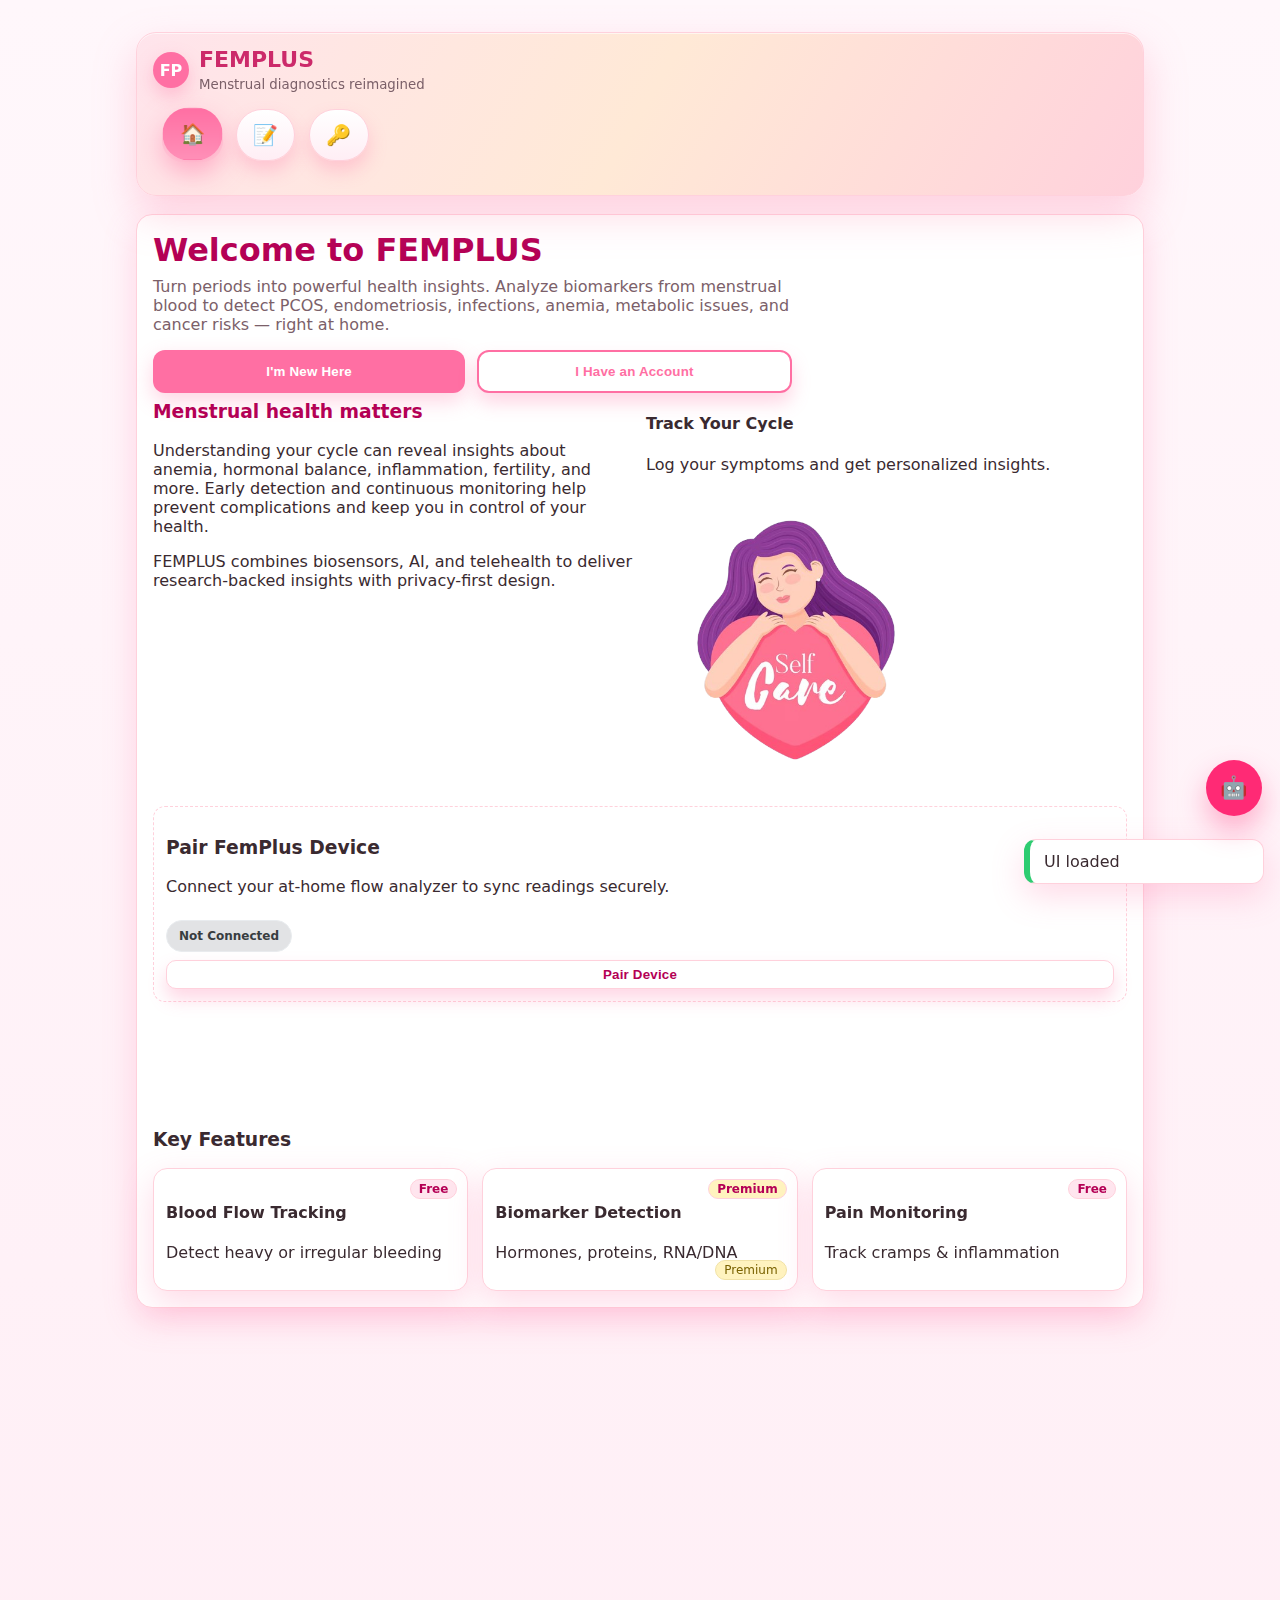
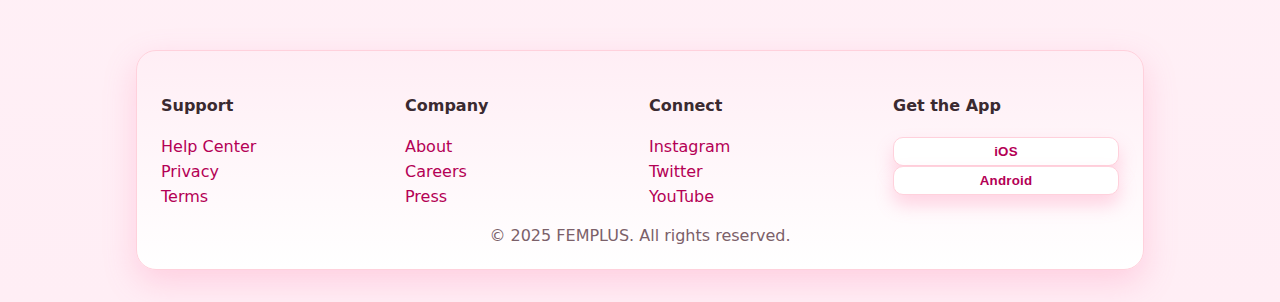
<file: Menstrual_flow/frontend/index.html>
<!DOCTYPE html>
<html lang="en">
  <head>
    <meta charset="UTF-8" />
    <meta name="viewport" content="width=device-width, initial-scale=1.0" />
    <title>FemPlus Frontend</title>
    <link rel="stylesheet" href="styles.css" />
    <style>
      .hidden {
        display: none !important;
      }
    </style>
  </head>
  <body>
    <script src="main.js"></script>
    <div class="container">
      <header class="header">
        <div class="brand">
          <div class="logo">FP</div>
          <div class="name">
            <h1>FEMPLUS</h1>
            <small>Menstrual diagnostics reimagined</small>
          </div>
        </div>

        <nav class="tabbar">
          <button
            class="tab active"
            data-target="home-section"
            data-label="Home"
          >
            🏠
          </button>
          <button class="tab" data-target="signup-section" data-label="SignUp">
            📝
          </button>
          <button class="tab" data-target="login-section" data-label="Login">
            🔑
          </button>
          <button
            class="tab"
            data-target="reading-section"
            data-label="add_readings"
          >
            📊
          </button>
          <button
            class="tab"
            data-target="analysis-section"
            data-label="Analysis"
          >
            📈
          </button>
          <button
            class="tab"
            data-target="health-section"
            data-label="Health & Wellness"
          >
            💚
          </button>
          <button class="tab" data-target="shop-section" data-label="Shop">
            🛒
          </button>
          <button
            class="tab"
            data-target="features-section"
            data-label="Features"
          >
            ⭐
          </button>
          <button class="tab" data-target="labs-section" data-label="Labs">
            🧪
          </button>
          <a class="cta" id="cta-consult">👩‍⚕️</a>
          <span class="tab-indicator" id="tab-indicator"></span>
          <div class="profile hidden" id="profile">
            <button class="profile-btn" id="profile-btn">👤</button>
            <div class="profile-menu" id="profile-menu">
              <a href="#" id="menu-profile">Profile</a>
              <a href="#" id="menu-feedback">Feedback</a>
              <a href="#" id="menu-history">Past Readings</a>
              <a href="#" id="menu-settings">Settings</a>
              <a href="#" id="menu-help">Help</a>
              <a href="#" id="menu-refer">Refer a Friend</a>
              <a href="#" id="menu-support">Support</a>
              <a href="#" id="menu-contact">Contact Us</a>
              <a href="#" id="menu-about">About Us</a>
              <button id="logout-btn">Logout</button>
              <button id="delete-account-btn" class="warn">
                Delete Account Permanently
              </button>
            </div>
          </div>
        </nav>
      </header>

      <div id="profile-backdrop" class="backdrop hidden"></div>
      <aside
        id="profile-drawer"
        class="profile-drawer hidden"
        aria-hidden="true"
      >
        <div class="drawer-header">
          <strong>Account</strong>
          <button id="drawer-close" class="mini" aria-label="Close">×</button>
        </div>
        <nav class="drawer-menu">
          <a href="#" id="d-menu-profile">Profile</a>
          <a href="#" id="d-menu-premium">Become Premium</a>
          <a href="#" id="d-menu-feedback">Feedback</a>
          <a href="#" id="d-menu-history">Past Readings</a>
          <a href="#" id="d-menu-settings">Settings</a>
          <a href="#" id="d-menu-help">Help</a>
          <a href="#" id="d-menu-refer">Refer a Friend</a>
          <a href="#" id="d-menu-support">Support</a>
          <a href="#" id="d-menu-contact">Contact Us</a>
          <a href="#" id="d-menu-about">About Us</a>
          <button id="d-logout-btn">Logout</button>
          <button id="d-delete-account-btn" class="warn">
            Delete Account Permanently
          </button>
        </nav>
      </aside>

      <section id="home-section" class="card view">
        <div id="welcome-section" class="welcome-section">
          <div class="hero">
            <div>
              <h2>Welcome to FEMPLUS</h2>
              <p>
                Turn periods into powerful health insights. Analyze biomarkers
                from menstrual blood to detect PCOS, endometriosis, infections,
                anemia, metabolic issues, and cancer risks — right at home.
              </p>
              <div class="auth-options">
                <button id="btn-new-user" class="primary">I'm New Here</button>
                <button id="btn-existing-user" class="secondary">
                  I Have an Account
                </button>
              </div>
            </div>
          </div>
          <div class="awareness grid two">
            <div>
              <h3>Menstrual health matters</h3>
              <p>
                Understanding your cycle can reveal insights about anemia,
                hormonal balance, inflammation, fertility, and more. Early
                detection and continuous monitoring help prevent complications
                and keep you in control of your health.
              </p>
              <p>
                FEMPLUS combines biosensors, AI, and telehealth to deliver
                research-backed insights with privacy-first design.
              </p>
            </div>
            <div>
              <!-- <div class="illustration"></div> -->
              <div>
                <h4>Track Your Cycle</h4>
                <p>Log your symptoms and get personalized insights.</p>
              </div>
              <img
                src="./image/female.png"
                alt="Menstrual Health Illustration"
                width="300"
              />
            </div>
          </div>
        </div>

        <div id="dashboard-section" class="dashboard-section hidden">
          <div class="hero">
            <div>
              <h2>Welcome back!</h2>
              <p>
                Continue tracking your menstrual health and get personalized
                insights.
              </p>
              <div class="actions">
                <button id="btn-consult">Book Teleconsult</button>
                <button class="ghost" id="btn-see-features">
                  See Features
                </button>
              </div>
            </div>
          </div>
        </div>

        <div class="pair-card">
          <h3>Pair FemPlus Device</h3>
          <p>Connect your at-home flow analyzer to sync readings securely.</p>
          <div class="device-status">Not Connected</div>
          <button id="pair-home-btn" class="mini">Pair Device</button>
        </div>

        <div class="stats">
          <div class="stat">
            <div class="label">Cycle Day</div>
            <div class="value">Day 3</div>
            <small>Next period in 25 days</small>
          </div>
          <div class="stat">
            <div class="label">Flow</div>
            <div class="value warn">Moderate</div>
            <small>Volume: 160 ml</small>
          </div>
          <div class="stat">
            <div class="label">Anemia</div>
            <div class="value ok">Normal</div>
            <small>Hb: 12.6 g/dL</small>
          </div>
        </div>

        <h3 id="features-title">Key Features</h3>
        <div class="features" id="features-home"></div>
      </section>

      <section id="features-section" class="card hidden view">
        <h2>All Features</h2>
        <h3>Free</h3>
        <div class="features" id="features-grid-free"></div>
        <h3>Premium</h3>
        <div class="features" id="features-grid-premium"></div>
      </section>

      <section id="labs-section" class="card hidden view">
        <h2>Book Lab Tests</h2>
        <div class="features" id="labs-grid"></div>
      </section>

      <section id="shop-section" class="card hidden view">
        <h2>Shop Menstrual Essentials</h2>
        <div class="features" id="shop-grid"></div>
      </section>

      <section id="about-section" class="card home-only">
        <h2>About FEMPLUS</h2>
        <p>
          We are building accessible menstrual health diagnostics and care,
          combining biosensors, AI, and telehealth. Our mission is to empower
          people with actionable, privacy-first health insights.
        </p>
        <div class="grid two">
          <div>
            <h3>Contact Us</h3>
            <p>Email: support@femplus.health</p>
            <p>Phone: +91 98765 43210</p>
          </div>
          <div>
            <h3>Locations</h3>
            <p>Bengaluru • Delhi NCR • Mumbai • Pune</p>
          </div>
        </div>
      </section>

      <footer class="footer home-only">
        <div class="footer-cols">
          <div>
            <h4>Support</h4>
            <a href="#">Help Center</a>
            <a href="#">Privacy</a>
            <a href="#">Terms</a>
          </div>
          <div>
            <h4>Company</h4>
            <a href="#">About</a>
            <a href="#">Careers</a>
            <a href="#">Press</a>
          </div>
          <div>
            <h4>Connect</h4>
            <a href="#">Instagram</a>
            <a href="#">Twitter</a>
            <a href="#">YouTube</a>
          </div>
          <div>
            <h4>Get the App</h4>
            <button class="mini">iOS</button>
            <button class="mini">Android</button>
          </div>
        </div>
        <div class="copyright">© 2025 FEMPLUS. All rights reserved.</div>
      </footer>

      <section id="signup-section" class="card hidden view">
        <h2>Create your account</h2>

        <div class="social-login">
          <p class="social-text">Sign up with</p>
          <div class="social-buttons">
            <button class="social-btn google" id="google-signup">
              <span class="social-icon">🔍</span> Google
            </button>
            <button class="social-btn facebook" id="facebook-signup">
              <span class="social-icon">📘</span> Facebook
            </button>
            <button class="social-btn instagram" id="instagram-signup">
              <span class="social-icon">📷</span> Instagram
            </button>
          </div>
          <div class="divider">
            <span>or</span>
          </div>
        </div>

        <form id="signup-form">
          <div class="grid two">
            <input
              id="signup-email"
              type="email"
              placeholder="Email"
              required
            />
            <input
              id="signup-password"
              type="password"
              placeholder="Create password"
              required
            />
            <input
              id="signup-password2"
              type="password"
              placeholder="Confirm password"
              required
            />
          </div>
          <label>
            <input type="checkbox" id="terms-check" required /> I agree to the
            <a href="#" id="open-terms">Terms & Conditions</a>
          </label>
          <div class="actions">
            <button type="submit" id="signup-btn">Sign up with Email</button>
          </div>
        </form>
        <div id="signup-result" class="result"></div>
      </section>

      <section id="login-section" class="card hidden view">
        <h2>Log in</h2>
        <div class="grid two">
          <input id="login-email" type="email" placeholder="email" />
          <input id="login-password" type="password" placeholder="password" />
        </div>
        <button id="login-btn">Login</button>
        <div id="login-result" class="result"></div>
        <p class="muted">
          New user? <a href="#" id="go-signup">Sign up here</a>
        </p>
      </section>

      <section id="reading-section" class="card hidden view">
        <h2>Add Single Reading</h2>
        <div class="source-tabs">
          <button class="source-tab active" data-source="manual">
            Manual Entry
          </button>
          <button class="source-tab" data-source="device">From Device</button>
          <button class="source-tab" data-source="image">From Image</button>
          <button class="source-tab" data-source="gas-sensor">
            Gas Sensor (ThingSpeak)
          </button>
        </div>
        <div id="source-manual">
          <div class="grid two">
            <input id="reading-email" type="email" placeholder="user email" />
            <input
              id="flow-ml"
              type="number"
              step="0.1"
              placeholder="flow_ml"
            />
            <input id="hb" type="number" step="0.1" placeholder="hb" />
            <input id="ph" type="number" step="0.1" placeholder="ph" />
            <input id="crp" type="number" step="0.1" placeholder="crp" />
            <input
              id="hba1c"
              type="number"
              step="0.1"
              placeholder="hba1c_ratio"
            />
            <input
              id="clots"
              type="number"
              step="0.1"
              placeholder="clots_score"
            />
            <input
              id="cycle-id"
              type="text"
              placeholder="cycle_id (optional)"
            />
            <input
              id="fsh"
              type="number"
              step="0.1"
              placeholder="fsh_level (optional)"
            />
            <input
              id="lh"
              type="number"
              step="0.1"
              placeholder="lh_level (optional)"
            />
            <input
              id="amh"
              type="number"
              step="0.1"
              placeholder="amh_level (optional)"
            />
            <input
              id="tsh"
              type="number"
              step="0.1"
              placeholder="tsh_level (optional)"
            />
            <input
              id="prolactin"
              type="number"
              step="0.1"
              placeholder="prolactin_level (optional)"
            />
            <input
              id="esr"
              type="number"
              step="0.1"
              placeholder="ESR (mm/hr)"
            />
            <input
              id="leukocyte_count"
              type="number"
              step="0.1"
              placeholder="Leukocyte Count (/µL)"
            />
            <input
              id="vaginal_ph"
              type="number"
              step="0.1"
              placeholder="Vaginal pH"
            />
            <input
              id="ca125"
              type="number"
              step="0.1"
              placeholder="CA-125 (U/mL)"
            />
            <input
              id="estrogen"
              type="number"
              step="0.1"
              placeholder="Estrogen (pg/mL)"
            />
            <input
              id="progesterone"
              type="number"
              step="0.1"
              placeholder="Progesterone (ng/mL)"
            />
            <input
              id="androgens"
              type="number"
              step="0.1"
              placeholder="Testosterone (ng/dL)"
            />
            <input
              id="blood_glucose"
              type="number"
              step="0.1"
              placeholder="Blood Glucose (mg/dL)"
            />
            <input
              id="wbc_count"
              type="number"
              step="0.1"
              placeholder="WBC Count (/µL)"
            />
            <input
              id="pain_score"
              type="number"
              step="0.1"
              min="0"
              max="10"
              placeholder="Pain Score (0-10)"
            />
            <input
              id="weight_gain"
              type="number"
              step="0.1"
              placeholder="Weight Gain (kg)"
            />
            <input
              id="acne_severity"
              type="number"
              step="0.1"
              min="0"
              max="5"
              placeholder="Acne Severity (0-5)"
            />
            <input
              id="insulin_resistance"
              type="number"
              step="0.1"
              placeholder="HOMA-IR Score"
            />
            <input
              id="fever"
              type="number"
              step="0.1"
              placeholder="Body Temperature (°C)"
            />
            <input
              id="tenderness"
              type="number"
              step="1"
              min="0"
              max="3"
              placeholder="Tenderness Score (0-3)"
            />
            <input
              id="pain_during_intercourse"
              type="number"
              step="1"
              min="0"
              max="1"
              placeholder="Pain during intercourse (0/1)"
            />
            <input
              id="bloating"
              type="number"
              step="1"
              min="0"
              max="1"
              placeholder="Bloating (0/1)"
            />
            <input
              id="weight_loss"
              type="number"
              step="0.1"
              placeholder="Weight Loss (kg)"
            />
            <input
              id="appetite_loss"
              type="number"
              step="1"
              min="0"
              max="1"
              placeholder="Appetite Loss (0/1)"
            />
          </div>
        </div>

        <div id="source-device" class="hidden">
          <div class="pair-card">
            <h3>Pair FemPlus Device</h3>
            <p>Connect and fetch latest sensor readings.</p>
            <div class="device-status">Not Connected</div>
            <button id="pair-reading-btn" class="mini">Pair Device</button>
            <button id="fetch-sensor-btn" class="mini" disabled>
              Fetch Sensor Data
            </button>
          </div>
        </div>

        <div id="source-image" class="hidden">
          <label
            >Upload sample image
            <input id="reading-image" type="file" accept="image/*" />
          </label>
        </div>

        <div id="source-gas-sensor" class="hidden">
          <div class="gas-sensor-card">
            <h3>🌬️ Gas Sensor Data (ThingSpeak)</h3>
            <p>
              Fetch real-time air quality data from your connected gas sensors.
            </p>
            <div class="gas-sensor-controls">
              <button id="fetch-gas-data-btn" class="primary">
                Fetch Latest Gas Data
              </button>
              <button id="add-gas-reading-btn" class="secondary" disabled>
                Add as Reading
              </button>
            </div>
            <div id="gas-sensor-status" class="device-status">
              Not Connected
            </div>
          </div>

          <div id="gas-sensor-display" class="gas-sensor-display hidden">
            <h4>Current Air Quality Data</h4>
            <div class="gas-sensor-grid">
              <div class="gas-sensor-item">
                <span class="gas-label">Air Quality Index</span>
                <span class="gas-value" id="aqi-value">--</span>
                <span class="gas-category" id="aqi-category">--</span>
              </div>
              <div class="gas-sensor-item">
                <span class="gas-label">CO₂ (ppm)</span>
                <span class="gas-value" id="co2-value">--</span>
              </div>
              <div class="gas-sensor-item">
                <span class="gas-label">CO (ppm)</span>
                <span class="gas-value" id="co-value">--</span>
              </div>
              <div class="gas-sensor-item">
                <span class="gas-label">NO₂ (ppb)</span>
                <span class="gas-value" id="no2-value">--</span>
              </div>
              <div class="gas-sensor-item">
                <span class="gas-label">O₃ (ppb)</span>
                <span class="gas-value" id="o3-value">--</span>
              </div>
              <div class="gas-sensor-item">
                <span class="gas-label">PM2.5 (μg/m³)</span>
                <span class="gas-value" id="pm25-value">--</span>
              </div>
              <div class="gas-sensor-item">
                <span class="gas-label">PM10 (μg/m³)</span>
                <span class="gas-value" id="pm10-value">--</span>
              </div>
              <div class="gas-sensor-item">
                <span class="gas-label">Temperature (°C)</span>
                <span class="gas-value" id="temp-value">--</span>
              </div>
              <div class="gas-sensor-item">
                <span class="gas-label">Humidity (%)</span>
                <span class="gas-value" id="humidity-value">--</span>
              </div>
            </div>

            <!-- TCS230 Color Sensor Data -->
            <h4 style="margin-top: 20px; color: #4caf50">
              🎨 Color Sensor Data (TCS230)
            </h4>
            <div class="gas-sensor-grid">
              <div class="gas-sensor-item">
                <span class="gas-label">Red Intensity</span>
                <span class="gas-value" id="color-red-value">--</span>
              </div>
              <div class="gas-sensor-item">
                <span class="gas-label">Green Intensity</span>
                <span class="gas-value" id="color-green-value">--</span>
              </div>
              <div class="gas-sensor-item">
                <span class="gas-label">Blue Intensity</span>
                <span class="gas-value" id="color-blue-value">--</span>
              </div>
              <div class="gas-sensor-item">
                <span class="gas-label">Clear Light</span>
                <span class="gas-value" id="color-clear-value">--</span>
              </div>
              <div class="gas-sensor-item">
                <span class="gas-label">Hue (°)</span>
                <span class="gas-value" id="color-hue-value">--</span>
              </div>
              <div class="gas-sensor-item">
                <span class="gas-label">Saturation (%)</span>
                <span class="gas-value" id="color-saturation-value">--</span>
              </div>
              <div class="gas-sensor-item">
                <span class="gas-label">Brightness (%)</span>
                <span class="gas-value" id="color-brightness-value">--</span>
              </div>
              <div class="gas-sensor-item">
                <span class="gas-label">Color Category</span>
                <span class="gas-value" id="color-category-value">--</span>
              </div>
            </div>
            <div class="gas-sensor-info">
              <p id="gas-sensor-timestamp">Last updated: --</p>
              <p id="gas-sensor-health-concern">Health concern: --</p>
            </div>
          </div>
        </div>

        <div class="actions">
          <button id="add-reading-btn">Save Reading (Login required)</button>
          <button id="predict-from-reading" class="ghost">Get Output</button>
        </div>
        <div id="add-reading-result" class="result"></div>
        <div id="reading-predict-cards" class="result"></div>
      </section>

      <section id="analysis-section" class="card hidden view">
        <h2>Analysis</h2>
        <input id="analysis-email" type="email" placeholder="user email" />
        <button id="fetch-analysis-btn">Fetch Analysis</button>
        <pre id="analysis-result" class="result"></pre>
      </section>

      <section id="health-section" class="card hidden view">
        <h2>💚 Health & Wellness</h2>

        <!-- Health Tabs -->
        <div class="health-tabs">
          <button class="health-tab active" data-health-target="diet-tracking">
            🥗 Diet Tracking
          </button>
          <button class="health-tab" data-health-target="morning-routine">
            🌅 Morning Routine
          </button>
          <button class="health-tab" data-health-target="night-routine">
            🌙 Night Routine
          </button>
          <button class="health-tab" data-health-target="exercises">
            💪 Exercises
          </button>
        </div>

        <!-- Diet Tracking Section -->
        <div id="diet-tracking" class="health-content active">
          <h3>🥗 Daily Nutrition Tracker</h3>
          <div class="diet-input">
            <input
              id="food-item"
              type="text"
              placeholder="Food item (e.g., Spinach, 100g)"
            />
            <input id="calories" type="number" placeholder="Calories" />
            <button id="add-food-btn">Add Food</button>
          </div>
          <div class="nutrition-summary">
            <div class="nutrient-card">
              <span class="nutrient-label">Calories</span>
              <span class="nutrient-value" id="total-calories">0</span>
            </div>
            <div class="nutrient-card">
              <span class="nutrient-label">Iron</span>
              <span class="nutrient-value" id="total-iron">0mg</span>
            </div>
            <div class="nutrient-card">
              <span class="nutrient-label">Protein</span>
              <span class="nutrient-value" id="total-protein">0g</span>
            </div>
            <div class="nutrient-card">
              <span class="nutrient-label">Fiber</span>
              <span class="nutrient-value" id="total-fiber">0g</span>
            </div>
          </div>
          <div class="food-log" id="food-log">
            <h4>Today's Food Log</h4>
            <div class="food-items" id="food-items"></div>
          </div>
          <div class="diet-recommendations">
            <h4>💡 Diet Recommendations</h4>
            <div class="recommendation-card">
              <strong>For Anemia:</strong> Include spinach, lentils, beetroot,
              red meat
            </div>
            <div class="recommendation-card">
              <strong>For PCOS:</strong> Low-carb, high-fiber, anti-inflammatory
              foods
            </div>
            <div class="recommendation-card">
              <strong>For Thyroid:</strong> Iodine-rich foods, avoid excessive
              soy
            </div>
            <div class="recommendation-card">
              <strong>For Diabetes:</strong> Complex carbs, lean proteins,
              healthy fats
            </div>
          </div>
        </div>

        <!-- Morning Routine Section -->
        <div id="morning-routine" class="health-content">
          <h3>🌅 Morning Wellness Routine</h3>
          <div class="routine-checklist">
            <div class="routine-item">
              <input type="checkbox" id="morning-water" />
              <label for="morning-water">💧 Drink 1-2 glasses of water</label>
            </div>
            <div class="routine-item">
              <input type="checkbox" id="morning-stretch" />
              <label for="morning-stretch"
                >🤸 Light stretching (5-10 min)</label
              >
            </div>
            <div class="routine-item">
              <input type="checkbox" id="morning-meditation" />
              <label for="morning-meditation"
                >🧘 Meditation or deep breathing (5 min)</label
              >
            </div>
            <div class="routine-item">
              <input type="checkbox" id="morning-sunlight" />
              <label for="morning-sunlight"
                >☀️ Get natural sunlight exposure</label
              >
            </div>
            <div class="routine-item">
              <input type="checkbox" id="morning-breakfast" />
              <label for="morning-breakfast"
                >🍳 Healthy breakfast within 2 hours</label
              >
            </div>
            <div class="routine-item">
              <input type="checkbox" id="morning-vitamins" />
              <label for="morning-vitamins"
                >💊 Take prescribed vitamins/supplements</label
              >
            </div>
          </div>
          <div class="routine-tips">
            <h4>💡 Morning Tips</h4>
            <ul>
              <li>Start with gratitude journaling</li>
              <li>Set daily intentions</li>
              <li>Avoid checking phone first thing</li>
              <li>Prepare healthy snacks for the day</li>
            </ul>
          </div>
        </div>

        <!-- Night Routine Section -->
        <div id="night-routine" class="health-content">
          <h3>🌙 Evening Wind-Down Routine</h3>
          <div class="routine-checklist">
            <div class="routine-item">
              <input type="checkbox" id="night-digital-detox" />
              <label for="night-digital-detox"
                >📱 Digital detox 1 hour before bed</label
              >
            </div>
            <div class="routine-item">
              <input type="checkbox" id="night-tea" />
              <label for="night-tea">🍵 Herbal tea (chamomile, lavender)</label>
            </div>
            <div class="routine-item">
              <input type="checkbox" id="night-skincare" />
              <label for="night-skincare">🧴 Evening skincare routine</label>
            </div>
            <div class="routine-item">
              <input type="checkbox" id="night-journal" />
              <label for="night-journal"
                >📝 Journal or reflect on the day</label
              >
            </div>
            <div class="routine-item">
              <input type="checkbox" id="night-stretching" />
              <label for="night-stretching">🤸 Gentle stretching or yoga</label>
            </div>
            <div class="routine-item">
              <input type="checkbox" id="night-room-prep" />
              <label for="night-room-prep"
                >🛏️ Prepare bedroom for optimal sleep</label
              >
            </div>
          </div>
          <div class="sleep-tips">
            <h4>😴 Sleep Optimization</h4>
            <ul>
              <li>Keep room cool (65-68°F)</li>
              <li>Use blackout curtains</li>
              <li>Limit caffeine after 2 PM</li>
              <li>Consistent sleep schedule</li>
              <li>No screens 1 hour before bed</li>
            </ul>
          </div>
        </div>

        <!-- Exercises Section -->
        <div id="exercises" class="health-content">
          <h3>💪 Exercise & Movement</h3>

          <!-- Disease-Specific Exercises -->
          <div class="exercise-categories">
            <h4>🎯 Disease-Specific Exercises</h4>

            <div class="exercise-card">
              <h5>🩸 For Anemia</h5>
              <ul>
                <li>
                  <strong>Light Cardio:</strong> Walking, gentle cycling (20-30
                  min)
                </li>
                <li>
                  <strong>Breathing Exercises:</strong> Deep breathing to
                  improve oxygen circulation
                </li>
                <li>
                  <strong>Gentle Yoga:</strong> Restorative poses, avoid intense
                  inversions
                </li>
                <li>
                  <strong>Strength Training:</strong> Light weights, focus on
                  form
                </li>
              </ul>
            </div>

            <div class="exercise-card">
              <h5>🔄 For PCOS</h5>
              <ul>
                <li>
                  <strong>HIIT Workouts:</strong> 15-20 min high-intensity
                  intervals
                </li>
                <li>
                  <strong>Strength Training:</strong> 3x per week, compound
                  movements
                </li>
                <li>
                  <strong>Yoga:</strong> Vinyasa flow, stress-reducing poses
                </li>
                <li>
                  <strong>Cardio:</strong> 150 min moderate intensity per week
                </li>
              </ul>
            </div>

            <div class="exercise-card">
              <h5>🦋 For Thyroid Issues</h5>
              <ul>
                <li>
                  <strong>Low-Impact Cardio:</strong> Swimming, walking, cycling
                </li>
                <li>
                  <strong>Yoga:</strong> Gentle flows, neck and shoulder
                  stretches
                </li>
                <li>
                  <strong>Strength Training:</strong> Moderate intensity, full
                  body
                </li>
                <li>
                  <strong>Breathing Exercises:</strong> Pranayama for energy
                </li>
              </ul>
            </div>

            <div class="exercise-card">
              <h5>🍯 For Diabetes</h5>
              <ul>
                <li>
                  <strong>Aerobic Exercise:</strong> 30 min daily, moderate
                  intensity
                </li>
                <li><strong>Resistance Training:</strong> 2-3x per week</li>
                <li><strong>Walking:</strong> 10,000 steps daily</li>
                <li>
                  <strong>Flexibility:</strong> Stretching, yoga for circulation
                </li>
              </ul>
            </div>
          </div>

          <!-- General Wellness Exercises -->
          <div class="general-exercises">
            <h4>🌟 General Wellness</h4>

            <div class="exercise-card">
              <h5>🧘 Yoga Poses for Women's Health</h5>
              <ul>
                <li><strong>Cat-Cow Stretch:</strong> Gentle spine mobility</li>
                <li>
                  <strong>Child's Pose:</strong> Relaxation and stress relief
                </li>
                <li>
                  <strong>Hip Openers:</strong> Pigeon pose, butterfly stretch
                </li>
                <li>
                  <strong>Pelvic Floor:</strong> Kegel exercises, bridge pose
                </li>
                <li>
                  <strong>Forward Folds:</strong> Calming, menstrual relief
                </li>
              </ul>
            </div>

            <div class="exercise-card">
              <h5>🏃‍♀️ Daily Movement</h5>
              <ul>
                <li>
                  <strong>Morning Stretch:</strong> 10-minute full body routine
                </li>
                <li>
                  <strong>Desk Exercises:</strong> Neck rolls, shoulder shrugs
                </li>
                <li>
                  <strong>Evening Walk:</strong> 20-30 minute gentle stroll
                </li>
                <li><strong>Dance:</strong> Fun cardio, stress relief</li>
                <li>
                  <strong>Gardening:</strong> Light activity, nature connection
                </li>
              </ul>
            </div>
          </div>

          <!-- Exercise Tracker -->
          <div class="exercise-tracker">
            <h4>📊 Today's Activity</h4>
            <div class="activity-input">
              <select id="exercise-type">
                <option value="walking">Walking</option>
                <option value="yoga">Yoga</option>
                <option value="strength">Strength Training</option>
                <option value="cardio">Cardio</option>
                <option value="stretching">Stretching</option>
                <option value="dance">Dance</option>
              </select>
              <input
                id="exercise-duration"
                type="number"
                placeholder="Duration (minutes)"
              />
              <button id="log-exercise-btn">Log Exercise</button>
            </div>
            <div class="activity-summary">
              <div class="activity-card">
                <span class="activity-label">Total Time</span>
                <span class="activity-value" id="total-exercise-time"
                  >0 min</span
                >
              </div>
              <div class="activity-card">
                <span class="activity-label">Calories Burned</span>
                <span class="activity-value" id="calories-burned">0</span>
              </div>
            </div>
            <div class="exercise-log" id="exercise-log">
              <h5>Today's Exercises</h5>
              <div class="exercise-items" id="exercise-items"></div>
            </div>
          </div>
        </div>
      </section>

      <section id="profile-section" class="card hidden view">
        <h2>Your Profile</h2>
        <div id="profile-content" class="grid two"></div>
      </section>
      <div id="toast-container"></div>
      <div id="loader" class="loader hidden" style="display: none">
        <div class="spinner"></div>
      </div>
      <button id="ai-fab" class="ai-fab" aria-label="Your Saheli">🤖</button>
      <div id="ai-chat" class="ai-chat hidden" aria-hidden="true">
        <div class="ai-chat-header">
          Your Saheli
          <button id="ai-close" class="mini" style="float: right">×</button>
        </div>
        <div id="ai-messages" class="ai-messages"></div>
        <div class="ai-input">
          <input
            id="ai-text"
            type="text"
            placeholder="Ask me or say 'open features'"
          />
          <button id="ai-send" class="mini">Send</button>
          <div id="ai-typing" class="ai-typing hidden">...</div>
        </div>
      </div>
      <!-- Feedback modal -->
      <div id="fb-backdrop" class="modal-backdrop hidden" aria-hidden="true">
        <div
          class="modal"
          role="dialog"
          aria-modal="true"
          aria-labelledby="fb-title"
        >
          <h3 id="fb-title">Share your feedback</h3>
          <div class="fb-stars" id="fb-stars">
            <button data-star="1">★</button>
            <button data-star="2">★</button>
            <button data-star="3">★</button>
            <button data-star="4">★</button>
            <button data-star="5">★</button>
          </div>
          <textarea
            id="fb-comment"
            rows="4"
            placeholder="What can we improve? (optional)"
          ></textarea>
          <h4>Recent feedback</h4>
          <div id="fb-list" class="feedback-list"></div>
          <div class="grid two">
            <button id="fb-cancel" class="secondary">Cancel</button>
            <button id="fb-submit" class="primary">Submit</button>
          </div>
        </div>
      </div>
      <!--############# Premium purchase modal ############-->
      <div id="premium-backdrop" class="modal-backdrop" aria-hidden="true">
        <div
          class="modal"
          role="dialog"
          aria-modal="true"
          aria-labelledby="premium-title"
        >
          <h3 id="premium-title">Go Premium</h3>
          <p>
            Unlock detailed biomarkers, PCOS/PCOD insights, endometriosis
            markers, cancer risk signals, and doctor consultation.
          </p>
          <ul>
            <li>Advanced disease risk insights</li>
            <li>Doctor teleconsult booking</li>
            <li>Priority support</li>
          </ul>
          <div class="actions">
            <button id="premium-buy" class="btn-premium">Buy Premium</button>
            <button id="premium-close" class="ghost">Not now</button>
          </div>
        </div>
      </div>
    </div>
    <script src="main.js?v=2"></script>
    <!--################ Google Calendar API #############-->
    <script src="https://apis.google.com/js/api.js"></script>
  </body>
</html>
</file>
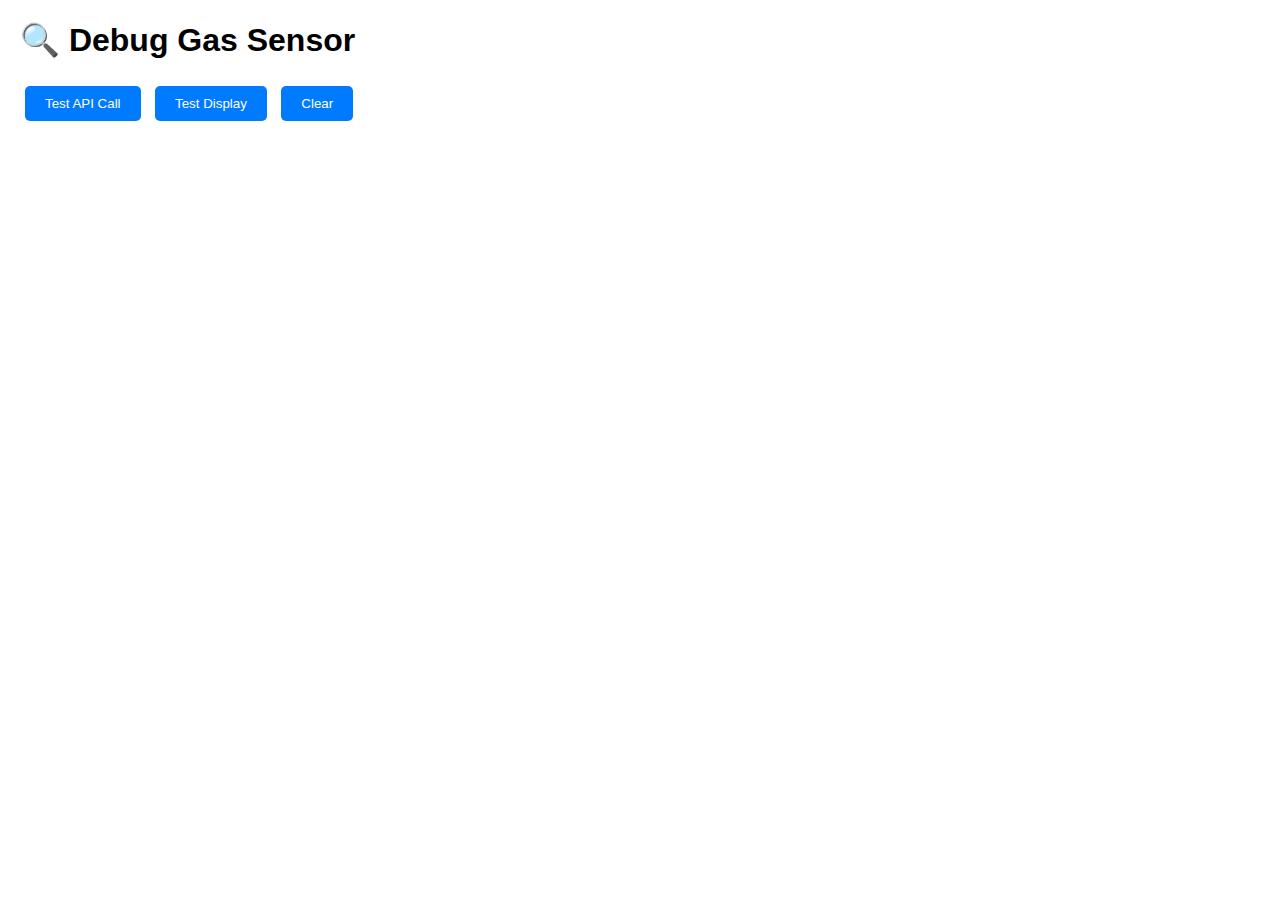
<file: Menstrual_flow/debug_gas_sensor.html>
<!DOCTYPE html>
<html lang="en">
  <head>
    <meta charset="UTF-8" />
    <meta name="viewport" content="width=device-width, initial-scale=1.0" />
    <title>Debug Gas Sensor</title>
    <style>
      body {
        font-family: Arial, sans-serif;
        margin: 20px;
      }
      .debug {
        background: #f0f0f0;
        padding: 10px;
        margin: 10px 0;
        border-radius: 5px;
      }
      .error {
        color: red;
      }
      .success {
        color: green;
      }
      button {
        padding: 10px 20px;
        margin: 5px;
        background: #007bff;
        color: white;
        border: none;
        border-radius: 5px;
        cursor: pointer;
      }
      .sensor-display {
        background: #e8f4f8;
        padding: 15px;
        margin: 10px 0;
        border-radius: 5px;
      }
      .hidden {
        display: none;
      }
      .gas-sensor-grid {
        display: grid;
        grid-template-columns: repeat(auto-fit, minmax(200px, 1fr));
        gap: 10px;
        margin: 10px 0;
      }
      .gas-sensor-item {
        background: white;
        padding: 10px;
        border-radius: 5px;
        border: 1px solid #ddd;
      }
      .gas-label {
        font-weight: bold;
        display: block;
      }
      .gas-value {
        color: #007bff;
        font-size: 1.2em;
      }
    </style>
  </head>
  <body>
    <h1>🔍 Debug Gas Sensor</h1>

    <button onclick="testAPI()">Test API Call</button>
    <button onclick="testDisplay()">Test Display</button>
    <button onclick="clearDebug()">Clear</button>

    <div id="debug-output"></div>

    <div id="gas-sensor-display" class="sensor-display hidden">
      <h4>Current Air Quality Data</h4>
      <div class="gas-sensor-grid">
        <div class="gas-sensor-item">
          <span class="gas-label">Air Quality Index</span>
          <span class="gas-value" id="aqi-value">--</span>
        </div>
        <div class="gas-sensor-item">
          <span class="gas-label">CO2 (ppm)</span>
          <span class="gas-value" id="co2-value">--</span>
        </div>
        <div class="gas-sensor-item">
          <span class="gas-label">Temperature (°C)</span>
          <span class="gas-value" id="temp-value">--</span>
        </div>
        <div class="gas-sensor-item">
          <span class="gas-label">Humidity (%)</span>
          <span class="gas-value" id="humidity-value">--</span>
        </div>
      </div>
    </div>

    <script>
      function log(message) {
        const debugDiv = document.getElementById("debug-output");
        debugDiv.innerHTML += '<div class="debug">' + message + "</div>";
        console.log(message);
      }

      function clearDebug() {
        document.getElementById("debug-output").innerHTML = "";
      }

      async function testAPI() {
        log("Testing API call...");

        try {
          const response = await fetch(
            "http://localhost:8000/data/gas-sensor/latest"
          );
          log("Response status: " + response.status);
          log("Response ok: " + response.ok);

          if (!response.ok) {
            throw new Error(`HTTP ${response.status}: ${response.statusText}`);
          }

          const data = await response.json();
          log("Data received: " + JSON.stringify(data, null, 2));

          if (data) {
            displayGasSensorData(data);
          }
        } catch (error) {
          log("ERROR: " + error.message);
        }
      }

      function testDisplay() {
        log("Testing display with mock data...");
        const mockData = {
          aqi: 45,
          category: "Good",
          co2_ppm: 41.0,
          temperature_c: 22.5,
          humidity_pct: 65.0,
          timestamp: new Date().toISOString(),
        };
        displayGasSensorData(mockData);
      }

      function displayGasSensorData(data) {
        log("Displaying gas sensor data...");

        // Update individual sensor values
        const sensors = {
          "aqi-value": data.aqi,
          "co2-value": data.co2_ppm,
          "temp-value": data.temperature_c,
          "humidity-value": data.humidity_pct,
        };

        Object.entries(sensors).forEach(([id, value]) => {
          const element = document.getElementById(id);
          if (element) {
            element.textContent =
              value !== null && value !== undefined ? value : "--";
            log(`Updated ${id}: ${value}`);
          } else {
            log(`Element not found: ${id}`);
          }
        });

        // Show the display
        const display = document.getElementById("gas-sensor-display");
        if (display) {
          display.classList.remove("hidden");
          log("Display shown successfully");
        } else {
          log("ERROR: Could not find gas-sensor-display element");
        }
      }
    </script>
  </body>
</html>
</file>
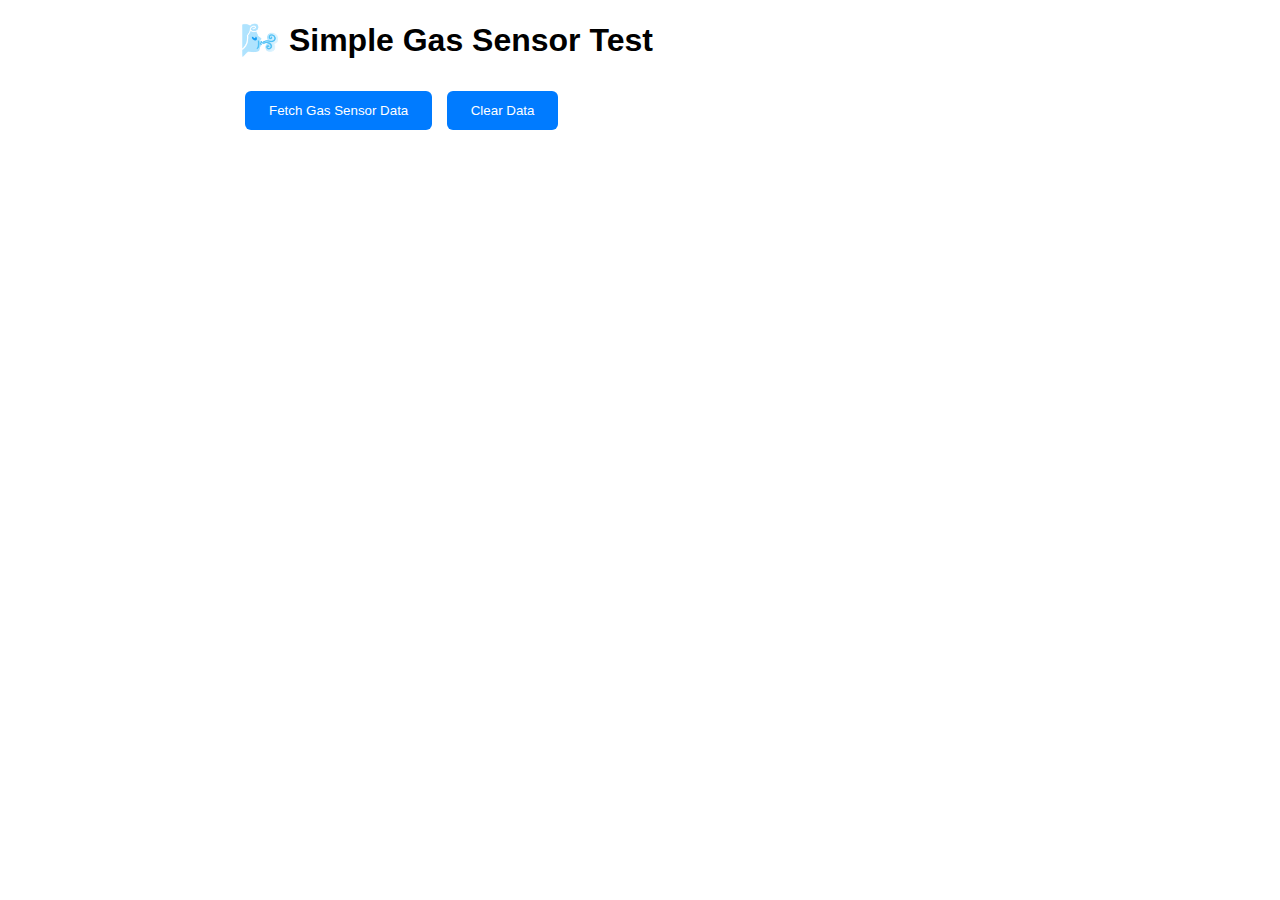
<file: Menstrual_flow/simple_gas_test.html>
<!DOCTYPE html>
<html lang="en">
  <head>
    <meta charset="UTF-8" />
    <meta name="viewport" content="width=device-width, initial-scale=1.0" />
    <title>Simple Gas Sensor Test</title>
    <style>
      body {
        font-family: Arial, sans-serif;
        margin: 20px;
      }
      .container {
        max-width: 800px;
        margin: 0 auto;
      }
      .sensor-card {
        background: #f8f9fa;
        border: 1px solid #dee2e6;
        border-radius: 8px;
        padding: 20px;
        margin: 20px 0;
      }
      .sensor-grid {
        display: grid;
        grid-template-columns: repeat(auto-fit, minmax(200px, 1fr));
        gap: 15px;
        margin: 15px 0;
      }
      .sensor-item {
        background: white;
        padding: 15px;
        border-radius: 6px;
        border: 1px solid #e9ecef;
      }
      .sensor-label {
        font-weight: bold;
        color: #495057;
        margin-bottom: 5px;
      }
      .sensor-value {
        font-size: 1.2em;
        color: #007bff;
        font-weight: bold;
      }
      button {
        background: #007bff;
        color: white;
        border: none;
        padding: 12px 24px;
        border-radius: 6px;
        cursor: pointer;
        margin: 10px 5px;
      }
      button:hover {
        background: #0056b3;
      }
      .status {
        padding: 10px;
        margin: 10px 0;
        border-radius: 4px;
      }
      .status.success {
        background: #d4edda;
        color: #155724;
        border: 1px solid #c3e6cb;
      }
      .status.error {
        background: #f8d7da;
        color: #721c24;
        border: 1px solid #f5c6cb;
      }
      .hidden {
        display: none;
      }
    </style>
  </head>
  <body>
    <div class="container">
      <h1>🌬️ Simple Gas Sensor Test</h1>

      <button onclick="fetchData()">Fetch Gas Sensor Data</button>
      <button onclick="clearData()">Clear Data</button>

      <div id="status"></div>

      <div id="sensor-display" class="sensor-card hidden">
        <h3>Gas Sensor Data</h3>
        <div class="sensor-grid">
          <div class="sensor-item">
            <div class="sensor-label">Air Quality Index</div>
            <div class="sensor-value" id="aqi">--</div>
          </div>
          <div class="sensor-item">
            <div class="sensor-label">CO2 (ppm)</div>
            <div class="sensor-value" id="co2">--</div>
          </div>
          <div class="sensor-item">
            <div class="sensor-label">NO2 (ppb)</div>
            <div class="sensor-value" id="no2">--</div>
          </div>
          <div class="sensor-item">
            <div class="sensor-label">O3 (ppb)</div>
            <div class="sensor-value" id="o3">--</div>
          </div>
          <div class="sensor-item">
            <div class="sensor-label">Temperature (°C)</div>
            <div class="sensor-value" id="temp">--</div>
          </div>
          <div class="sensor-item">
            <div class="sensor-label">Humidity (%)</div>
            <div class="sensor-value" id="humidity">--</div>
          </div>
        </div>
        <div style="margin-top: 15px; font-size: 0.9em; color: #6c757d">
          <div>Last updated: <span id="timestamp">--</span></div>
          <div>Health concern: <span id="health">--</span></div>
        </div>
      </div>
    </div>

    <script>
      function showStatus(message, type = "success") {
        const statusDiv = document.getElementById("status");
        statusDiv.innerHTML = `<div class="status ${type}">${message}</div>`;
      }

      function clearData() {
        document.getElementById("sensor-display").classList.add("hidden");
        document.getElementById("status").innerHTML = "";
      }

      async function fetchData() {
        showStatus("Fetching gas sensor data...", "success");

        try {
          const response = await fetch(
            "http://localhost:8000/data/gas-sensor/latest"
          );

          if (!response.ok) {
            throw new Error(`HTTP ${response.status}: ${response.statusText}`);
          }

          const data = await response.json();
          console.log("Received data:", data);

          if (!data) {
            showStatus("No data received from API", "error");
            return;
          }

          // Update the display
          updateDisplay(data);
          showStatus("Gas sensor data loaded successfully!", "success");
        } catch (error) {
          console.error("Error:", error);
          showStatus(`Error: ${error.message}`, "error");
        }
      }

      function updateDisplay(data) {
        // Update sensor values
        document.getElementById("aqi").textContent =
          data.aqi !== undefined ? data.aqi : "--";
        document.getElementById("co2").textContent =
          data.co2_ppm !== null ? data.co2_ppm.toFixed(2) : "--";
        document.getElementById("no2").textContent =
          data.no2_ppb !== null ? data.no2_ppb.toFixed(2) : "--";
        document.getElementById("o3").textContent =
          data.o3_ppb !== null ? data.o3_ppb.toFixed(2) : "--";
        document.getElementById("temp").textContent =
          data.temperature_c !== null ? data.temperature_c.toFixed(2) : "--";
        document.getElementById("humidity").textContent =
          data.humidity_pct !== null ? data.humidity_pct.toFixed(2) : "--";

        // Update timestamp
        const timestamp = data.timestamp
          ? new Date(data.timestamp).toLocaleString()
          : "--";
        document.getElementById("timestamp").textContent = timestamp;

        // Update health concern
        const health = data.health_concern || "No data available";
        document.getElementById("health").textContent = health;

        // Show the display
        document.getElementById("sensor-display").classList.remove("hidden");
      }
    </script>
  </body>
</html>
</file>
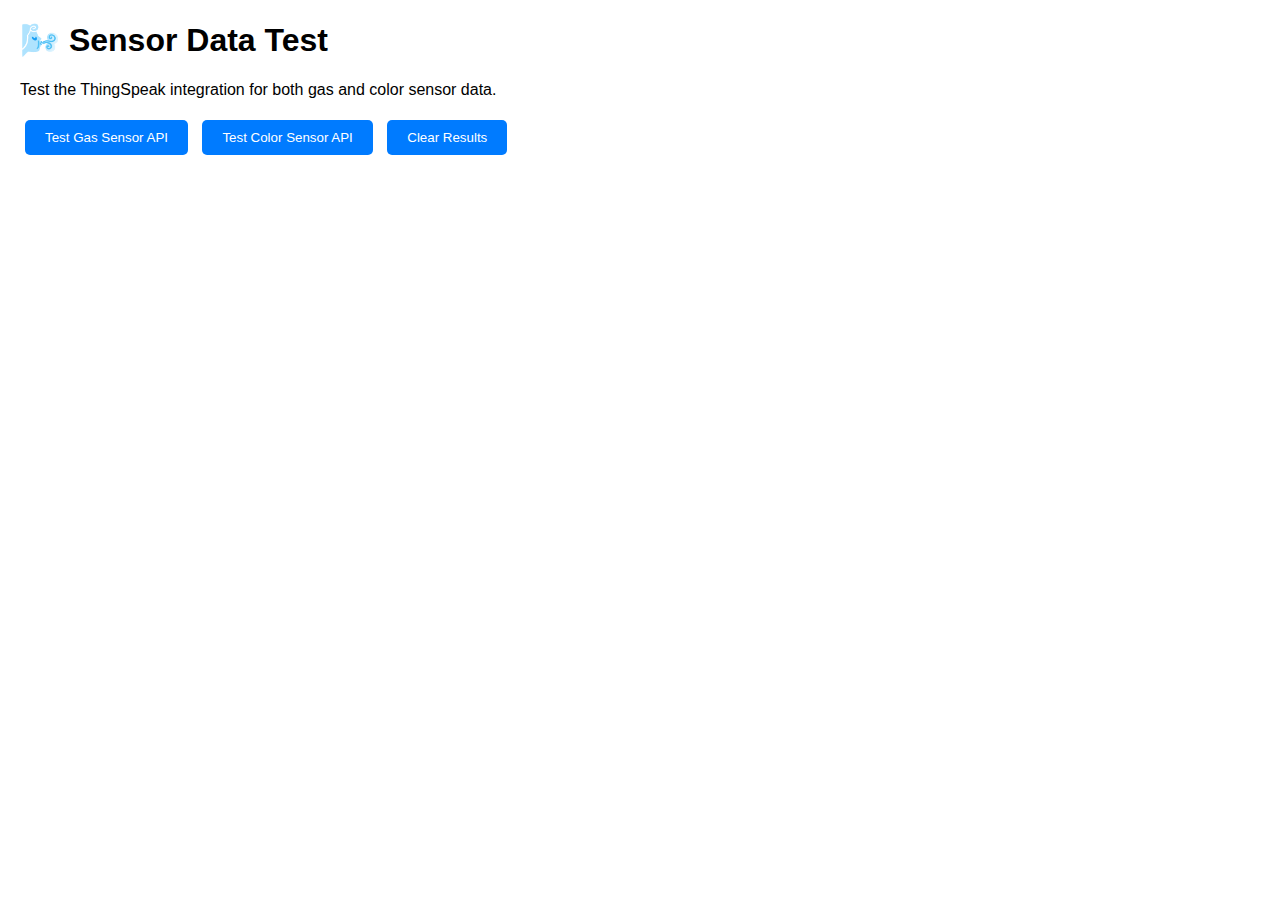
<file: Menstrual_flow/test_sensors.html>
<!DOCTYPE html>
<html lang="en">
  <head>
    <meta charset="UTF-8" />
    <meta name="viewport" content="width=device-width, initial-scale=1.0" />
    <title>Sensor Data Test</title>
    <style>
      body {
        font-family: Arial, sans-serif;
        margin: 20px;
      }
      .sensor-data {
        background: #f5f5f5;
        padding: 15px;
        margin: 10px 0;
        border-radius: 5px;
      }
      .error {
        color: red;
      }
      .success {
        color: green;
      }
      button {
        padding: 10px 20px;
        margin: 5px;
        background: #007bff;
        color: white;
        border: none;
        border-radius: 5px;
        cursor: pointer;
      }
      button:hover {
        background: #0056b3;
      }
      pre {
        background: #f8f9fa;
        padding: 10px;
        border-radius: 5px;
        overflow-x: auto;
      }
    </style>
  </head>
  <body>
    <h1>🌬️ Sensor Data Test</h1>
    <p>Test the ThingSpeak integration for both gas and color sensor data.</p>

    <button onclick="testGasSensorAPI()">Test Gas Sensor API</button>
    <button onclick="testColorSensorAPI()">Test Color Sensor API</button>
    <button onclick="clearResults()">Clear Results</button>

    <div id="results"></div>

    <script>
      async function testGasSensorAPI() {
        const resultsDiv = document.getElementById("results");
        resultsDiv.innerHTML =
          '<div class="sensor-data">Testing gas sensor API...</div>';

        try {
          const response = await fetch(
            "http://localhost:8000/data/gas-sensor/latest"
          );

          if (!response.ok) {
            throw new Error(`HTTP ${response.status}: ${response.statusText}`);
          }

          const data = await response.json();

          if (!data || data === null) {
            resultsDiv.innerHTML =
              '<div class="sensor-data error">❌ No data received from API</div>';
            return;
          }

          let html =
            '<div class="sensor-data success">✅ Gas Sensor API Working!</div>';
          html += "<h3>Gas Sensor Data:</h3>";
          html += "<pre>" + JSON.stringify(data, null, 2) + "</pre>";

          resultsDiv.innerHTML = html;
        } catch (error) {
          resultsDiv.innerHTML =
            '<div class="sensor-data error">❌ Error: ' +
            error.message +
            "</div>";
        }
      }

      async function testColorSensorAPI() {
        const resultsDiv = document.getElementById("results");
        resultsDiv.innerHTML =
          '<div class="sensor-data">Testing color sensor analysis...</div>';

        try {
          const response = await fetch(
            "http://localhost:8000/data/gas-sensor/latest"
          );

          if (!response.ok) {
            throw new Error(`HTTP ${response.status}: ${response.statusText}`);
          }

          const data = await response.json();

          if (!data || data === null) {
            resultsDiv.innerHTML =
              '<div class="sensor-data error">❌ No data received from API</div>';
            return;
          }

          let html =
            '<div class="sensor-data success">✅ Color Sensor Analysis Working!</div>';

          if (data.color_analysis) {
            html += "<h3>Color Analysis:</h3>";
            html +=
              "<pre>" + JSON.stringify(data.color_analysis, null, 2) + "</pre>";
          } else {
            html +=
              "<p>No color analysis data available (this is normal if no color sensor data is present)</p>";
          }

          resultsDiv.innerHTML = html;
        } catch (error) {
          resultsDiv.innerHTML =
            '<div class="sensor-data error">❌ Error: ' +
            error.message +
            "</div>";
        }
      }

      function clearResults() {
        document.getElementById("results").innerHTML = "";
      }
    </script>
  </body>
</html>
</file>
<file: Menstrual_flow/frontend/styles.css>
:root{--bg:#fff7fb;--bg2:#ffeef5;--card:#ffffff;--text:#3a2a30;--muted:#7b6069;--accent:#ff6fa3;--accent-2:#ffd1dc;--accent-3:#ffe4e1;--ok:#2ecc71;--warn:#f1c40f;--err:#e74c3c;--shadow:0 12px 32px rgba(255,111,163,.25)}
*{box-sizing:border-box}
body{margin:0;font-family:ui-sans-serif,system-ui,-apple-system,Segoe UI,Roboto,Ubuntu,Arial,sans-serif;background:linear-gradient(180deg,var(--bg),var(--bg2));color:var(--text)}
.container{max-width:1040px;margin:32px auto;padding:0 16px}
.header{position:sticky;top:0;background:linear-gradient(120deg,#ffe4ec,#ffe9d6 50%, #ffd1dc);backdrop-filter:blur(10px);border-radius:20px;border:1px solid var(--accent-2);padding:14px 16px;margin-bottom:14px;box-shadow:0 18px 40px rgba(255,140,175,.35), inset 0 1px 0 rgba(255,255,255,.6)}
h1{margin:0 0 2px 0;font-size:22px;color:#cc2a6a}
.brand{display:flex;align-items:center;gap:10px;margin-bottom:8px}
.logo{width:36px;height:36px;border-radius:50%;background:var(--accent);color:#fff;display:grid;place-items:center;font-weight:900;box-shadow:0 8px 18px rgba(255,111,163,.35)}
.name small{color:var(--muted)}
.tabbar{position:relative;display:flex;gap:14px;align-items:center;overflow:visible;padding:8px 10px 20px;border-radius:12px}
.tabbar::-webkit-scrollbar{height:8px}
.tabbar::-webkit-scrollbar-thumb{background:rgba(255,111,163,.35);border-radius:999px}
.tab{position:relative;appearance:none;border:1px solid var(--accent-2);background:linear-gradient(180deg,#fff,#ffeef5);color:#b40055;padding:12px 16px;border-radius:999px;font-weight:700;cursor:pointer;transition:transform .16s ease, box-shadow .16s ease, color .16s ease;width:auto;font-size:20px;min-width:52px;height:52px;display:flex;align-items:center;justify-content:center}
.tab::after{content:"";position:absolute;inset:0;border-radius:inherit;box-shadow:0 12px 24px rgba(255,111,163,.25);opacity:0;transition:opacity .12s ease}
.tab:hover{transform:translateY(-2px)}
.tab::before{content:attr(data-label);position:absolute;left:50%;transform:translate(-50%, 0);bottom:-22px;background:#ffe4ec;color:#b40055;padding:2px 6px;border-radius:8px;font-size:11px;opacity:0;pointer-events:none;transition:opacity .15s ease, transform .15s ease;z-index:5;white-space:nowrap}
.tab:hover::before{opacity:1;transform:translate(-50%, 2px)}
.tab:hover::after{opacity:1}
.tab.active{background:linear-gradient(180deg,#ff6fa3,#ff8fb7);border-color:transparent;color:#fff;box-shadow:0 12px 26px rgba(255,111,163,.5);transform:translateY(-1px) scale(1.02)}
.tab-indicator{position:absolute;height:42px;border-radius:999px;background:radial-gradient(160px 60% at 50% 50%, rgba(255,197,215,.75),rgba(255,197,215,0));top:50%;transform:translateY(-50%);z-index:-1;transition:left .25s cubic-bezier(.2,.8,.2,1),width .25s cubic-bezier(.2,.8,.2,1)}
.cta{margin-left:auto;background:#ff2a75;color:#fff;padding:10px 14px;border-radius:12px;border:0;text-decoration:none;font-weight:800;box-shadow:0 10px 24px rgba(255,42,117,.35)}
.userbox{margin-left:auto;display:flex;align-items:center;gap:8px;background:#ffffffaa;border:1px solid var(--accent-2);padding:6px 10px;border-radius:999px;box-shadow:0 8px 16px rgba(0,0,0,.06)}
.userbox .user-dot{width:10px;height:10px;border-radius:50%;background:#2ecc71;display:inline-block}
.mini{background:#fff;color:#b40055;border:1px solid var(--accent-2);padding:6px 8px;border-radius:10px;font-weight:700}
.card{background:var(--card);border:1px solid var(--accent-2);border-radius:16px;padding:16px;margin:18px 0;box-shadow:var(--shadow);animation:fadeUp .35s ease}
label{display:block;margin:8px 0;color:var(--muted);font-size:14px}
input,textarea,button{width:100%;padding:12px 14px;border-radius:12px;border:1px solid var(--accent-2);background:#fff;color:var(--text)}
textarea{min-height:96px}
button{cursor:pointer;background:var(--accent);border-color:transparent;color:#fff;font-weight:700;letter-spacing:.2px;box-shadow:0 10px 18px rgba(255,111,163,.28);transition:transform .12s ease, filter .12s ease, box-shadow .12s ease}
button:hover{filter:brightness(1.03);transform:translateY(-1px);box-shadow:0 14px 28px rgba(255,111,163,.34)}
.grid{display:grid;gap:12px}
.grid.two{grid-template-columns:repeat(2,minmax(0,1fr))}
.result{margin-top:10px;background:#fff8fb;border:1px dashed var(--accent-2);border-radius:12px;padding:12px;white-space:pre-wrap}
.risk-grid{display:grid;grid-template-columns:repeat(3,minmax(0,1fr));gap:12px;margin-top:12px}
.risk{border-radius:14px;padding:12px;color:#fff;box-shadow:var(--shadow)}
.risk.critical{background:#dc3545;color:#fff}
.risk.high{background:#c0392b}
.risk.moderate{background:#b45f06}
.risk.low{background:#1a8d43}
.risk.no-risk{background:#28a745;color:#fff}
.advice-box{margin-top:12px;background:#fff;border:1px solid var(--accent-2);border-radius:12px;padding:12px}
.advice-title{color:#b40055;margin:0 0 6px 0}
.profile{position:relative;margin-left:8px}
.profile-btn{background:#fff;border:1px solid var(--accent-2);border-radius:999px;padding:8px 12px;font-weight:700;color:#b40055;min-width:44px}
.profile-menu{position:absolute;right:0;top:44px;background:#fff;border:1px solid var(--accent-2);border-radius:12px;box-shadow:var(--shadow);min-width:220px;z-index:100}
.profile-menu a, .profile-menu button{display:block;width:100%;text-align:left;padding:8px 12px;border:0;background:#fff;color:#3a2a30;text-decoration:none;border-bottom:1px solid #f0f0f0}
.profile-menu a:hover, .profile-menu button:hover{background:#ffe4ec;color:#b40055}
.profile-menu a:last-child, .profile-menu button:last-child{border-bottom:none}
.profile-menu button.warn{color:#e74c3c;font-weight:600}
.profile-menu button.warn:hover{background:#ffe4ec;color:#c0392b}
.backdrop{position:fixed;inset:0;background:rgba(0,0,0,.25);backdrop-filter:blur(2px);z-index:90;animation:fadeIn .2s ease}
.profile-drawer{position:fixed;top:0;right:0;height:100dvh;width:300px;background:#fff;border-left:1px solid var(--accent-2);box-shadow:-12px 0 32px rgba(0,0,0,.08);z-index:91;display:flex;flex-direction:column;transform:translateX(100%);transition:transform .25s cubic-bezier(.2,.8,.2,1)}
.profile-drawer.open{transform:translateX(0)}
.drawer-header{display:flex;align-items:center;justify-content:space-between;padding:12px 14px;border-bottom:1px solid var(--accent-2);background:#ffe4ec;color:#b40055;font-weight:800}
.drawer-menu{display:flex;flex-direction:column;padding:8px}
.drawer-menu a, .drawer-menu button{display:block;text-align:left;padding:10px 12px;border:0;background:#fff;color:#3a2a30;text-decoration:none;border-bottom:1px solid #f0f0f0;border-radius:10px;margin:4px 0}
.drawer-menu a:hover, .drawer-menu button:hover{background:#ffeef5}
.status{margin-left:8px;color:var(--muted)}
.hidden{display:none}
.loader{position:fixed;inset:0;background:rgba(255,255,255,.55);backdrop-filter:blur(2px);display:flex;align-items:center;justify-content:center;z-index:50}
.spinner{width:56px;height:56px;border-radius:50%;border:6px solid var(--accent-2);border-top-color:var(--accent);animation:spin 1s linear infinite;box-shadow:0 8px 24px rgba(255,111,163,.25) inset}
#toast-container{position:fixed;right:16px;bottom:16px;display:flex;flex-direction:column;gap:10px;z-index:60}
.ai-fab{position:fixed;right:18px;bottom:84px;width:56px;height:56px;border-radius:50%;background:#ff2a75;color:#fff;border:none;box-shadow:0 14px 28px rgba(255,42,117,.35);font-size:22px;cursor:pointer;z-index:61}
.ai-chat{position:fixed;right:18px;bottom:150px;width:300px;background:#fff;border:1px solid var(--accent-2);border-radius:14px;box-shadow:var(--shadow);z-index:62;display:flex;flex-direction:column;overflow:hidden}
.ai-chat-header{background:#ffe4ec;padding:8px 10px;color:#b40055;font-weight:800}
.ai-messages{height:220px;overflow:auto;padding:10px}
.ai-input{display:flex;gap:8px;padding:8px;border-top:1px solid var(--accent-2)}
.ai-typing{margin-left:auto;color:#b40055;opacity:.7;align-self:center}

/* Feedback UI */
.feedback-list{display:flex;flex-direction:column;gap:12px;max-height:320px;overflow:auto}
.feedback-card{background:#fff;border:1px solid var(--accent-2);border-radius:12px;box-shadow:var(--shadow);padding:12px}
.feedback-card .stars{color:#ffb400;margin-bottom:6px}

.modal-backdrop{position:fixed;inset:0;background:rgba(0,0,0,.28);display:flex;align-items:center;justify-content:center;z-index:70}
.modal{background:#fff;border-radius:14px;box-shadow:var(--shadow);padding:16px;max-width:420px;width:92%}
.fb-stars{display:flex;gap:8px;margin:8px 0}
.fb-stars button{font-size:22px;background:transparent;border:none;cursor:pointer;color:#ffd1e1}
.fb-stars button.active{color:#ffb400}
.modal textarea{width:100%;border:1px solid var(--accent-2);border-radius:8px;padding:8px}

/* Device status indicators */
.device-status {
    padding: 4px 8px;
    border-radius: 6px;
    font-size: 12px;
    font-weight: 600;
    margin: 8px 0;
    display: inline-block;
}
.device-status.connected {
    background: #d4edda;
    color: #155724;
}
.device-status.disconnected {
    background: #f8d7da;
    color: #721c24;
}
.device-status.error {
    background: #f8d7da;
    color: #721c24;
}
.device-status:not(.connected):not(.disconnected):not(.error) {
    background: #e2e3e5;
    color: #383d41;
}
.toast{background:#ffffff;border:1px solid var(--accent-2);box-shadow:var(--shadow);padding:12px 14px;border-radius:12px;color:var(--text);min-width:240px;animation:fadeIn .25s ease}
.toast.ok{border-left:6px solid var(--ok)}
.toast.err{border-left:6px solid var(--err)}
.hero{display:grid;grid-template-columns:1.6fr .8fr;gap:16px;align-items:start}
.hero h2{font-size:32px;margin:0 0 8px 0;color:#b40055}
.hero p{margin:0 0 12px 0;color:var(--muted)}
.actions{display:flex;gap:10px}
.ghost{background:#fff;color:#b40055;border:1px solid var(--accent-2)}
.ai-card{background:#fff;border:1px solid var(--accent-2);border-radius:14px;padding:12px;box-shadow:var(--shadow)}
.ai-card h3{margin:0;color:#b40055}
.ai-card .pill{float:right}
.pill{display:inline-block;background:#ffe5ee;color:#b40055;border:1px solid var(--accent-2);padding:2px 8px;border-radius:999px;font-size:12px}
.pill-premium{background:#fff3bf;color:#7a6200}
.stats{display:grid;grid-template-columns:repeat(3,minmax(0,1fr));gap:14px;margin:16px 0}
.stat{background:#fff;border:1px solid var(--accent-2);border-radius:14px;padding:12px;box-shadow:var(--shadow)}
.stat .label{color:var(--muted);font-weight:600}
.stat .value{font-size:24px;font-weight:900;color:#b40055}
.stat .value.ok{color:#1a8d43}
.stat .value.warn{color:#b45f06}
.features{display:grid;grid-template-columns:repeat(3,minmax(0,1fr));gap:14px}
.feature{background:#fff;border:1px solid var(--accent-2);border-radius:14px;padding:12px;box-shadow:var(--shadow);position:relative;overflow:hidden}
.feature .badge{position:absolute;right:10px;top:10px;font-size:12px;color:#b40055}
.feature .badge.premium{color:#7a6200}
.feature.locked::after{content:"Premium";position:absolute;right:10px;bottom:10px;background:#fff3bf;color:#7a6200;border:1px solid #f1e2a6;padding:2px 8px;border-radius:999px;font-size:12px}
.pair-card{margin-top:12px;background:#fff;border:1px dashed var(--accent-2);border-radius:12px;padding:12px}
.source-tabs{display:flex;gap:8px;margin:8px 0}
.source-tab{background:#fff;border:1px solid var(--accent-2);border-radius:999px;padding:8px 12px;font-weight:700;color:#b40055}
.source-tab.active{background:#ff6fa3;color:#fff;border-color:transparent}
.
@keyframes spin{to{transform:rotate(360deg)}}
@keyframes fadeIn{from{opacity:0;transform:translateY(6px)}to{opacity:1;transform:none}}
@keyframes fadeUp{from{opacity:0;transform:translateY(12px)}to{opacity:1;transform:none}}
@media (max-width:720px){.grid.two{grid-template-columns:1fr}}
.reveal{opacity:0;transform:translateY(14px);transition:opacity .5s ease, transform .5s ease}
.reveal.in{opacity:1;transform:none}
.footer{margin:40px 0 0 0;padding:24px;background:linear-gradient(180deg,#ffeef5,#fff);border:1px solid var(--accent-2);border-radius:20px;box-shadow:var(--shadow)}
.footer-cols{display:grid;grid-template-columns:repeat(4,minmax(0,1fr));gap:18px;margin-bottom:14px}
.footer a{display:block;color:#b40055;text-decoration:none;margin:6px 0}
.copyright{color:var(--muted);text-align:center}

/* Welcome Section Styles */
.welcome-section{animation:fadeUp .5s ease}
.dashboard-section{animation:fadeUp .5s ease}
.auth-options{display:flex;gap:12px;margin-top:16px}
.auth-options .primary{background:var(--accent);color:#fff;border:none;padding:12px 24px;border-radius:12px;font-weight:700;box-shadow:0 8px 20px rgba(255,111,163,.3)}
.auth-options .secondary{background:#fff;color:var(--accent);border:2px solid var(--accent);padding:12px 24px;border-radius:12px;font-weight:700}

/* Social Login Styles */
.social-login{margin-bottom:20px}
.social-text{text-align:center;color:var(--muted);margin-bottom:12px;font-size:14px}
.social-buttons{display:flex;gap:8px;justify-content:center;margin-bottom:16px}
.social-btn{display:flex;align-items:center;gap:8px;padding:10px 16px;border-radius:12px;border:1px solid var(--accent-2);background:#fff;color:var(--text);font-weight:600;cursor:pointer;transition:all .2s ease;min-width:120px;justify-content:center}
.social-btn:hover{transform:translateY(-2px);box-shadow:0 8px 16px rgba(0,0,0,.1)}
.social-btn.google:hover{background:#f8f9fa;border-color:#4285f4}
.social-btn.facebook:hover{background:#f8f9fa;border-color:#1877f2}
.social-btn.instagram:hover{background:#f8f9fa;border-color:#e4405f}
.social-icon{font-size:16px}
.divider{position:relative;text-align:center;margin:16px 0}
.divider::before{content:"";position:absolute;top:50%;left:0;right:0;height:1px;background:var(--accent-2)}
.divider span{background:var(--bg);padding:0 12px;color:var(--muted);font-size:14px}

/* Awareness + Illustration */
.awareness h3{color:#b40055;margin-top:8px}
.illustration{height:180px;border-radius:16px;border:1px solid var(--accent-2);box-shadow:var(--shadow);
  background:
    radial-gradient(ellipse at 30% 40%, #ffe4ec 0 40%, transparent 41%),
    radial-gradient(ellipse at 70% 60%, #ffe9d6 0 45%, transparent 46%),
    url('https://images.unsplash.com/photo-1596461404969-9ae70f2830c1?q=80&w=1400&auto=format&fit=crop') center/cover no-repeat;
  filter:saturate(1.1) contrast(1.02)}

/* Premium modal */
.modal-backdrop{position:fixed;inset:0;background:rgba(0,0,0,.45);display:none;align-items:center;justify-content:center;z-index:1200}
.modal-backdrop.open{display:flex}
.modal{background:#fff;border:1px solid var(--accent-2);border-radius:16px;box-shadow:var(--shadow);padding:16px;max-width:420px;width:92%}
.modal h3{margin:0 0 8px 0;color:#b40055}
.modal .actions{margin-top:10px}
.btn-premium{background:#7a6200}

/* Tooltip styles for navigation icons */
.tab[title]:hover::after{content:attr(title);position:absolute;bottom:-35px;left:50%;transform:translateX(-50%);background:#333;color:#fff;padding:4px 8px;border-radius:4px;font-size:12px;white-space:nowrap;z-index:1000;pointer-events:none}
.tab[title]:hover::before{content:"";position:absolute;bottom:-25px;left:50%;transform:translateX(-50%);border:5px solid transparent;border-bottom-color:#333;z-index:1000;pointer-events:none}

/* Multi-disease prediction styling */
.prediction-summary {
    display: flex;
    gap: 12px;
    margin-bottom: 16px;
    flex-wrap: wrap;
}
.risk-indicator-card {
    padding: 12px 16px;
    border-radius: 8px;
    font-weight: 600;
    flex: 1;
    min-width: 200px;
}
.prediction-label {
    padding: 12px 16px;
    background: #f8f9fa;
    border-radius: 8px;
    flex: 1;
    min-width: 200px;
}

.multiple-risk-indicators {
    padding: 12px 16px;
    background: linear-gradient(135deg, #fff3cd, #ffeaa7);
    border: 2px solid #f39c12;
    border-radius: 8px;
    margin: 8px 0;
    font-weight: 600;
    color: #8b4513;
}

.no-risk-indicator {
    padding: 12px 16px;
    background: linear-gradient(135deg, #d4edda, #a8e6cf);
    border: 2px solid #28a745;
    border-radius: 8px;
    margin: 8px 0;
    font-weight: 600;
    color: #155724;
    text-align: center;
}

.detected-conditions {
    margin: 16px 0;
}
.detected-conditions h4 {
    margin: 0 0 12px 0;
    color: #b40055;
    font-size: 18px;
}
.conditions-grid {
    display: grid;
    grid-template-columns: repeat(auto-fit, minmax(300px, 1fr));
    gap: 12px;
    margin-bottom: 16px;
}
.condition-card {
    background: #fff;
    border: 2px solid #e9ecef;
    border-radius: 12px;
    padding: 16px;
    box-shadow: 0 2px 8px rgba(0,0,0,0.1);
    transition: transform 0.2s ease, box-shadow 0.2s ease;
}
.condition-card:hover {
    transform: translateY(-2px);
    box-shadow: 0 4px 16px rgba(0,0,0,0.15);
}
.condition-card.critical {
    border-color: #dc3545;
    background: linear-gradient(135deg, #fff5f5, #ffffff);
}
.condition-card.high {
    border-color: #dc3545;
    background: linear-gradient(135deg, #fff5f5, #ffffff);
}
.condition-card.moderate {
    border-color: #ffc107;
    background: linear-gradient(135deg, #fffbf0, #ffffff);
}
.condition-card.low {
    border-color: #28a745;
    background: linear-gradient(135deg, #f0fff4, #ffffff);
}
.condition-card.no-risk {
    border-color: #28a745;
    background: linear-gradient(135deg, #d4edda, #ffffff);
}
.condition-header {
    display: flex;
    justify-content: space-between;
    align-items: center;
    margin-bottom: 8px;
}
.risk-badge {
    padding: 4px 8px;
    border-radius: 6px;
    font-size: 12px;
    font-weight: 600;
    text-transform: uppercase;
}
.risk-badge.critical {
    background: #dc3545;
    color: white;
}
.risk-badge.high {
    background: #dc3545;
    color: white;
}
.risk-badge.moderate {
    background: #ffc107;
    color: #212529;
}
.risk-badge.low {
    background: #28a745;
    color: white;
}
.risk-badge.no-risk {
    background: #28a745;
    color: white;
}
.confidence {
    font-size: 14px;
    color: #6c757d;
    margin-bottom: 8px;
    font-weight: 500;
}
.confidence::before {
    content: "📊 ";
}
.biomarkers {
    font-size: 12px;
    color: #495057;
    line-height: 1.4;
}
.biomarker {
    background: #e9ecef;
    padding: 2px 6px;
    border-radius: 4px;
    margin-right: 4px;
    display: inline-block;
    margin-bottom: 4px;
}
.biomarker.high-risk {
    background: #f8d7da;
    color: #721c24;
}
.biomarker.moderate-risk {
    background: #fff3cd;
    color: #856404;
}
.biomarker.low-risk {
    background: #d1ecf1;
    color: #0c5460;
}

.probabilities-box {
    background: #f8f9fa;
    border-radius: 12px;
    padding: 16px;
    margin: 16px 0;
}
.probabilities-box h4 {
    margin: 0 0 12px 0;
    color: #b40055;
}
.prob-list {
    list-style: none;
    padding: 0;
    margin: 0;
}
.prob-list li {
    display: flex;
    justify-content: space-between;
    padding: 6px 0;
    border-bottom: 1px solid #e9ecef;
}
.prob-list li:last-child {
    border-bottom: none;
}
.prob-label {
    font-weight: 500;
    color: #495057;
}
.prob-value {
    font-weight: 600;
    color: #b40055;
}

.advice-box {
    background: #fff;
    border: 1px solid #e9ecef;
    border-radius: 12px;
    padding: 20px;
    margin: 16px 0;
    box-shadow: 0 2px 8px rgba(0,0,0,0.1);
}
.advice-title {
    margin: 0 0 16px 0;
    color: #b40055;
    font-size: 18px;
}
.advice-list {
    list-style: none;
    padding: 0;
    margin: 0 0 16px 0;
}
.advice-list li {
    padding: 8px 0;
    border-bottom: 1px solid #f8f9fa;
    line-height: 1.5;
}
.advice-list li:last-child {
    border-bottom: none;
}
.condition-advice {
    font-weight: 600;
    color: #b40055;
    background: #fff5f5;
    padding: 8px 12px;
    border-radius: 6px;
    margin: 4px 0;
}
.advice-item {
    color: #495057;
    padding-left: 16px;
}
.section-header {
    font-weight: 600;
    color: #b40055;
    background: #f8f9fa;
    padding: 8px 12px;
    border-radius: 6px;
    margin: 8px 0;
}
.general-advice {
    color: #6c757d;
    font-style: italic;
}

.action-buttons {
    display: flex;
    gap: 8px;
    flex-wrap: wrap;
    margin-top: 16px;
}
.action-buttons .mini {
    flex: 1;
    min-width: 120px;
}
.mini.tertiary {
    background: #dc3545;
    color: white;
    border: 1px solid #dc3545;
}
.mini.tertiary:hover {
    background: #c82333;
    border-color: #bd2130;
}

/* Health & Wellness Section */
.health-tabs {
    display: flex;
    gap: 8px;
    margin-bottom: 20px;
    flex-wrap: wrap;
}
.health-tab {
    background: #fff;
    border: 2px solid #e9ecef;
    border-radius: 12px;
    padding: 12px 16px;
    font-weight: 600;
    color: #495057;
    cursor: pointer;
    transition: all 0.3s ease;
    flex: 1;
    min-width: 140px;
}
.health-tab:hover {
    border-color: #b40055;
    color: #b40055;
    transform: translateY(-2px);
}
.health-tab.active {
    background: #b40055;
    border-color: #b40055;
    color: white;
    box-shadow: 0 4px 12px rgba(180, 0, 85, 0.3);
}

.health-content {
    display: none;
    animation: fadeIn 0.3s ease;
}
.health-content.active {
    display: block;
}

/* Diet Tracking */
.diet-input {
    display: flex;
    gap: 8px;
    margin-bottom: 20px;
    flex-wrap: wrap;
}
.diet-input input {
    flex: 1;
    min-width: 200px;
}
.nutrition-summary {
    display: grid;
    grid-template-columns: repeat(auto-fit, minmax(120px, 1fr));
    gap: 12px;
    margin-bottom: 20px;
}
.nutrient-card {
    background: linear-gradient(135deg, #fff5f5, #ffffff);
    border: 1px solid #ffe4ec;
    border-radius: 12px;
    padding: 16px;
    text-align: center;
    box-shadow: 0 2px 8px rgba(0,0,0,0.1);
}
.nutrient-label {
    display: block;
    font-size: 12px;
    color: #6c757d;
    margin-bottom: 4px;
    text-transform: uppercase;
    font-weight: 600;
}
.nutrient-value {
    display: block;
    font-size: 18px;
    font-weight: 700;
    color: #b40055;
}

.food-log {
    background: #f8f9fa;
    border-radius: 12px;
    padding: 16px;
    margin-bottom: 20px;
}
.food-items {
    max-height: 200px;
    overflow-y: auto;
}
.food-item {
    display: flex;
    justify-content: space-between;
    align-items: center;
    padding: 8px 0;
    border-bottom: 1px solid #e9ecef;
}
.food-item:last-child {
    border-bottom: none;
}

.diet-recommendations {
    background: #fff;
    border: 1px solid #e9ecef;
    border-radius: 12px;
    padding: 16px;
}
.recommendation-card {
    background: #f8f9fa;
    border-left: 4px solid #b40055;
    padding: 12px;
    margin-bottom: 8px;
    border-radius: 0 8px 8px 0;
}

/* Routine Checklists */
.routine-checklist {
    display: grid;
    gap: 12px;
    margin-bottom: 20px;
}
.routine-item {
    display: flex;
    align-items: center;
    gap: 12px;
    padding: 12px;
    background: #fff;
    border: 1px solid #e9ecef;
    border-radius: 12px;
    transition: all 0.3s ease;
}
.routine-item:hover {
    border-color: #b40055;
    box-shadow: 0 2px 8px rgba(180, 0, 85, 0.1);
}
.routine-item input[type="checkbox"] {
    width: 18px;
    height: 18px;
    accent-color: #b40055;
}
.routine-item label {
    cursor: pointer;
    font-weight: 500;
    color: #495057;
    flex: 1;
}

.routine-tips, .sleep-tips {
    background: #fff5f5;
    border: 1px solid #ffe4ec;
    border-radius: 12px;
    padding: 16px;
    margin-top: 20px;
}
.routine-tips ul, .sleep-tips ul {
    margin: 0;
    padding-left: 20px;
}
.routine-tips li, .sleep-tips li {
    margin-bottom: 8px;
    color: #495057;
}

/* Exercise Cards */
.exercise-categories, .general-exercises {
    margin-bottom: 24px;
}
.exercise-card {
    background: #fff;
    border: 1px solid #e9ecef;
    border-radius: 12px;
    padding: 20px;
    margin-bottom: 16px;
    box-shadow: 0 2px 8px rgba(0,0,0,0.1);
    transition: transform 0.3s ease;
}
.exercise-card:hover {
    transform: translateY(-2px);
    box-shadow: 0 4px 16px rgba(0,0,0,0.15);
}
.exercise-card h5 {
    margin: 0 0 12px 0;
    color: #b40055;
    font-size: 16px;
}
.exercise-card ul {
    margin: 0;
    padding-left: 20px;
}
.exercise-card li {
    margin-bottom: 8px;
    line-height: 1.5;
    color: #495057;
}

/* Exercise Tracker */
.exercise-tracker {
    background: #f8f9fa;
    border-radius: 12px;
    padding: 20px;
    margin-top: 20px;
}
.activity-input {
    display: flex;
    gap: 8px;
    margin-bottom: 16px;
    flex-wrap: wrap;
}
.activity-input select, .activity-input input {
    flex: 1;
    min-width: 150px;
}
.activity-summary {
    display: grid;
    grid-template-columns: repeat(auto-fit, minmax(150px, 1fr));
    gap: 12px;
    margin-bottom: 16px;
}
.activity-card {
    background: #fff;
    border: 1px solid #e9ecef;
    border-radius: 8px;
    padding: 12px;
    text-align: center;
}
.activity-label {
    display: block;
    font-size: 12px;
    color: #6c757d;
    margin-bottom: 4px;
    text-transform: uppercase;
    font-weight: 600;
}
.activity-value {
    display: block;
    font-size: 16px;
    font-weight: 700;
    color: #b40055;
}

.exercise-log {
    background: #fff;
    border-radius: 8px;
    padding: 16px;
}
.exercise-items {
    max-height: 200px;
    overflow-y: auto;
}
.exercise-item {
    display: flex;
    justify-content: space-between;
    align-items: center;
    padding: 8px 0;
    border-bottom: 1px solid #e9ecef;
}
.exercise-item:last-child {
    border-bottom: none;
}

@keyframes fadeIn {
    from { opacity: 0; transform: translateY(10px); }
    to { opacity: 1; transform: translateY(0); }
}

/* Gas Sensor Styles */
.gas-sensor-card {
  background: linear-gradient(135deg, #e8f5e8, #f0f8ff);
  border: 2px solid #4CAF50;
  border-radius: 16px;
  padding: 20px;
  margin: 16px 0;
  box-shadow: 0 8px 24px rgba(76, 175, 80, 0.15);
}

.gas-sensor-controls {
  display: flex;
  gap: 12px;
  margin: 16px 0;
  flex-wrap: wrap;
}

.gas-sensor-display {
  background: #fff;
  border: 1px solid #e0e0e0;
  border-radius: 12px;
  padding: 20px;
  margin-top: 16px;
  display: block !important;
  box-shadow: 0 4px 12px rgba(0,0,0,0.05);
}

.gas-sensor-grid {
  display: grid;
  grid-template-columns: repeat(auto-fit, minmax(200px, 1fr));
  gap: 16px;
  margin: 16px 0;
}

.gas-sensor-item {
  background: #f8f9fa;
  border: 1px solid #e9ecef;
  border-radius: 8px;
  padding: 12px;
  display: flex;
  flex-direction: column;
  align-items: center;
  text-align: center;
  transition: all 0.2s ease;
}

.gas-sensor-item:hover {
  background: #e8f5e8;
  border-color: #4CAF50;
  transform: translateY(-2px);
  box-shadow: 0 4px 12px rgba(76, 175, 80, 0.15);
}

.gas-label {
  font-size: 12px;
  color: #666;
  font-weight: 600;
  margin-bottom: 4px;
  text-transform: uppercase;
  letter-spacing: 0.5px;
}

.gas-value {
  font-size: 18px;
  font-weight: 700;
  color: #2c3e50;
  margin-bottom: 4px;
}

.gas-category {
  font-size: 11px;
  padding: 2px 8px;
  border-radius: 12px;
  font-weight: 600;
  text-transform: uppercase;
  letter-spacing: 0.5px;
}

.gas-category.good {
  background: #d4edda;
  color: #155724;
}

.gas-category.moderate {
  background: #fff3cd;
  color: #856404;
}

.gas-category.unhealthy {
  background: #f8d7da;
  color: #721c24;
}

.gas-sensor-info {
  background: #f8f9fa;
  border-radius: 8px;
  padding: 12px;
  margin-top: 16px;
  border-left: 4px solid #4CAF50;
}

.gas-sensor-info p {
  margin: 4px 0;
  font-size: 14px;
  color: #666;
}

.device-status {
  padding: 8px 12px;
  border-radius: 20px;
  font-size: 12px;
  font-weight: 600;
  text-align: center;
  margin: 8px 0;
  background: #f8f9fa;
  color: #666;
  border: 1px solid #e9ecef;
}

.device-status.connected {
  background: #d4edda;
  color: #155724;
  border-color: #c3e6cb;
}

.device-status.error {
  background: #f8d7da;
  color: #721c24;
  border-color: #f5c6cb;
}

/* Source tabs for gas sensor */
.source-tab[data-source="gas-sensor"] {
  background: linear-gradient(135deg, #4CAF50, #66BB6A);
  color: white;
}

.source-tab[data-source="gas-sensor"]:hover {
  background: linear-gradient(135deg, #45a049, #5cb85c);
}

/* Disease-specific modal styles */
.disease-modal {
    max-width: 600px;
    width: 95%;
    max-height: 90vh;
    overflow-y: auto;
}

.modal-header {
    display: flex;
    justify-content: space-between;
    align-items: center;
    margin-bottom: 16px;
    padding-bottom: 12px;
    border-bottom: 1px solid var(--accent-2);
}

.disease-description {
    color: var(--muted);
    margin-bottom: 20px;
    font-size: 14px;
    line-height: 1.5;
}

.input-method-tabs {
    display: flex;
    gap: 8px;
    margin-bottom: 20px;
    border-bottom: 1px solid var(--accent-2);
}

.method-tab {
    background: transparent;
    border: none;
    color: var(--muted);
    padding: 8px 12px;
    border-radius: 8px 8px 0 0;
    font-weight: 600;
    cursor: pointer;
    transition: all 0.2s ease;
}

.method-tab.active {
    background: var(--accent-2);
    color: var(--text);
    border-bottom: 2px solid var(--accent);
}

.method-tab:hover:not(.active) {
    background: rgba(255, 111, 163, 0.1);
    color: var(--text);
}

.input-section {
    display: none;
}

.input-section.active {
    display: block;
}

.parameter-grid {
    display: grid;
    gap: 16px;
    margin-bottom: 24px;
}

.parameter-item {
    display: flex;
    flex-direction: column;
    gap: 6px;
}

.parameter-item label {
    font-weight: 600;
    color: var(--text);
    margin: 0;
}

.parameter-item input,
.parameter-item select {
    padding: 10px 12px;
    border: 1px solid var(--accent-2);
    border-radius: 8px;
    font-size: 14px;
}

.parameter-item input[type="range"] {
    padding: 0;
    height: 6px;
    background: var(--accent-2);
    border-radius: 3px;
    outline: none;
}

.parameter-item input[type="range"]::-webkit-slider-thumb {
    appearance: none;
    width: 20px;
    height: 20px;
    border-radius: 50%;
    background: var(--accent);
    cursor: pointer;
    box-shadow: 0 2px 6px rgba(255, 111, 163, 0.3);
}

.parameter-info {
    display: flex;
    gap: 12px;
    font-size: 12px;
}

.normal-range {
    color: var(--ok);
    font-weight: 500;
}

.critical-range {
    color: var(--err);
    font-weight: 500;
}

.range-value {
    background: var(--accent-2);
    color: var(--text);
    padding: 2px 8px;
    border-radius: 4px;
    font-size: 12px;
    font-weight: 600;
    align-self: flex-start;
    margin-top: 4px;
}

.symptoms-checklist {
    display: grid;
    gap: 12px;
}

.symptom-item label {
    display: flex;
    align-items: center;
    gap: 8px;
    cursor: pointer;
    padding: 8px 12px;
    border: 1px solid var(--accent-2);
    border-radius: 8px;
    transition: all 0.2s ease;
}

.symptom-item label:hover {
    background: var(--accent-2);
}

.symptom-item input[type="checkbox"] {
    width: auto;
    margin: 0;
}

.device-connection {
    text-align: center;
    padding: 20px;
    border: 2px dashed var(--accent-2);
    border-radius: 12px;
    margin-bottom: 20px;
}

.device-connection h4 {
    margin-bottom: 8px;
    color: var(--text);
}

.device-connection p {
    color: var(--muted);
    margin-bottom: 16px;
    font-size: 14px;
}

.device-data {
    background: var(--accent-2);
    border-radius: 8px;
    padding: 16px;
}

.device-readings {
    display: grid;
    gap: 8px;
}

.image-preview {
    margin-top: 16px;
    text-align: center;
}

.image-preview img {
    max-width: 200px;
    max-height: 200px;
    border-radius: 8px;
    border: 1px solid var(--accent-2);
    margin-bottom: 12px;
}

.modal-actions {
    display: flex;
    gap: 12px;
    margin-top: 24px;
    padding-top: 16px;
    border-top: 1px solid var(--accent-2);
}

.modal-actions .primary {
    flex: 1;
}

.modal-actions .secondary {
    flex: 1;
    background: transparent;
    color: var(--accent);
    border: 1px solid var(--accent);
}

.modal-actions .secondary:hover {
    background: var(--accent-2);
}

/* Disease results modal */
.disease-results {
    max-width: 500px;
    width: 95%;
}

.risk-assessment {
    margin-bottom: 20px;
}

.risk-level {
    padding: 16px;
    border-radius: 12px;
    text-align: center;
}

.risk-level.high {
    background: linear-gradient(135deg, #e74c3c, #c0392b);
    color: white;
}

.risk-level.moderate {
    background: linear-gradient(135deg, #f39c12, #e67e22);
    color: white;
}

.risk-level.low {
    background: linear-gradient(135deg, #27ae60, #2ecc71);
    color: white;
}

.risk-level h4 {
    margin: 0 0 8px 0;
    font-size: 18px;
}

.risk-level p {
    margin: 0;
    font-size: 14px;
    opacity: 0.9;
}

.parameter-analysis {
    margin-bottom: 20px;
}

.analysis-grid {
    display: grid;
    gap: 8px;
}

.analysis-item {
    display: grid;
    grid-template-columns: 1fr 1fr auto;
    gap: 12px;
    align-items: center;
    padding: 8px 12px;
    background: var(--accent-2);
    border-radius: 8px;
}

.param-name {
    font-weight: 600;
    color: var(--text);
}

.param-value {
    color: var(--muted);
    font-family: monospace;
}

.param-status {
    padding: 2px 8px;
    border-radius: 4px;
    font-size: 11px;
    font-weight: 600;
    text-transform: uppercase;
}

.param-status.normal {
    background: #d4edda;
    color: #155724;
}

.param-status.critical {
    background: #f8d7da;
    color: #721c24;
}

.recommendations {
    background: var(--accent-2);
    padding: 16px;
    border-radius: 8px;
    margin-bottom: 20px;
}

.recommendations h4 {
    margin: 0 0 12px 0;
    color: var(--text);
}

.recommendations ul {
    margin: 0;
    padding-left: 20px;
}

.recommendations li {
    margin-bottom: 6px;
    color: var(--muted);
    font-size: 14px;
}
</file>
